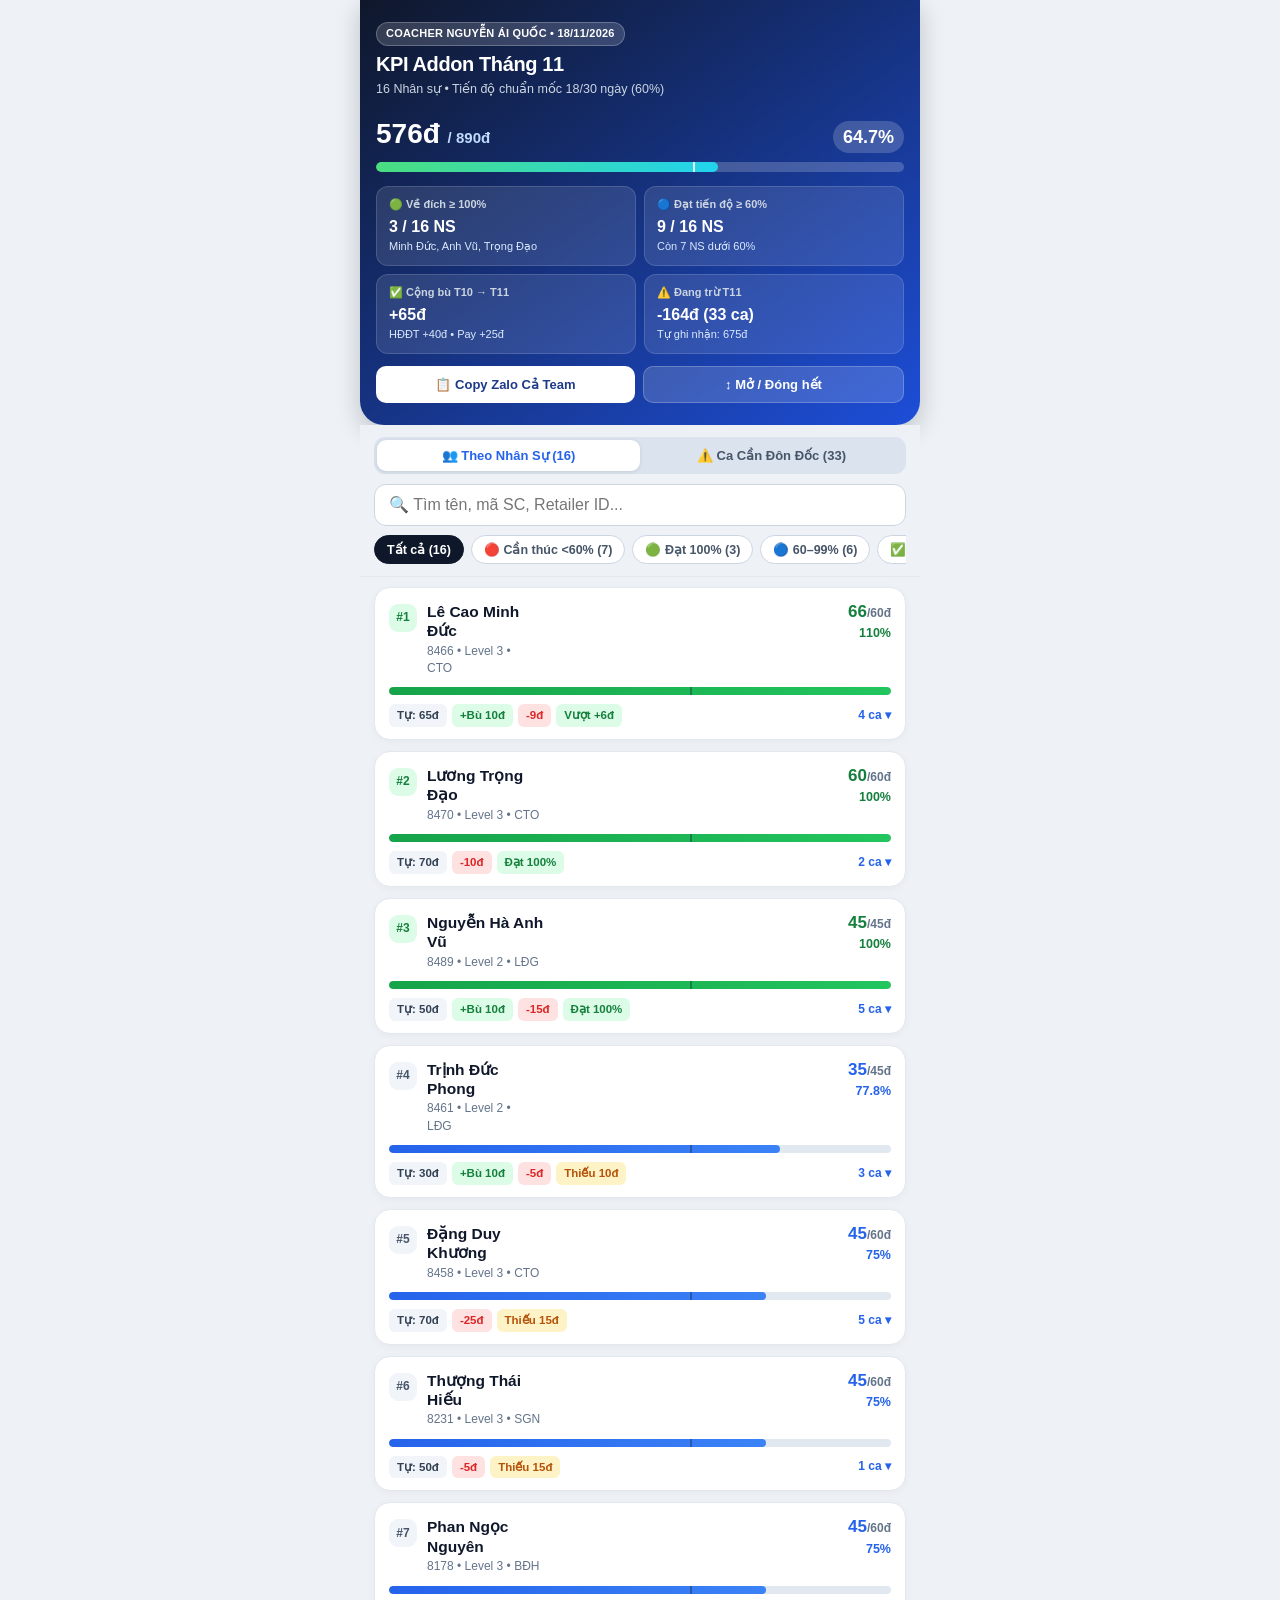
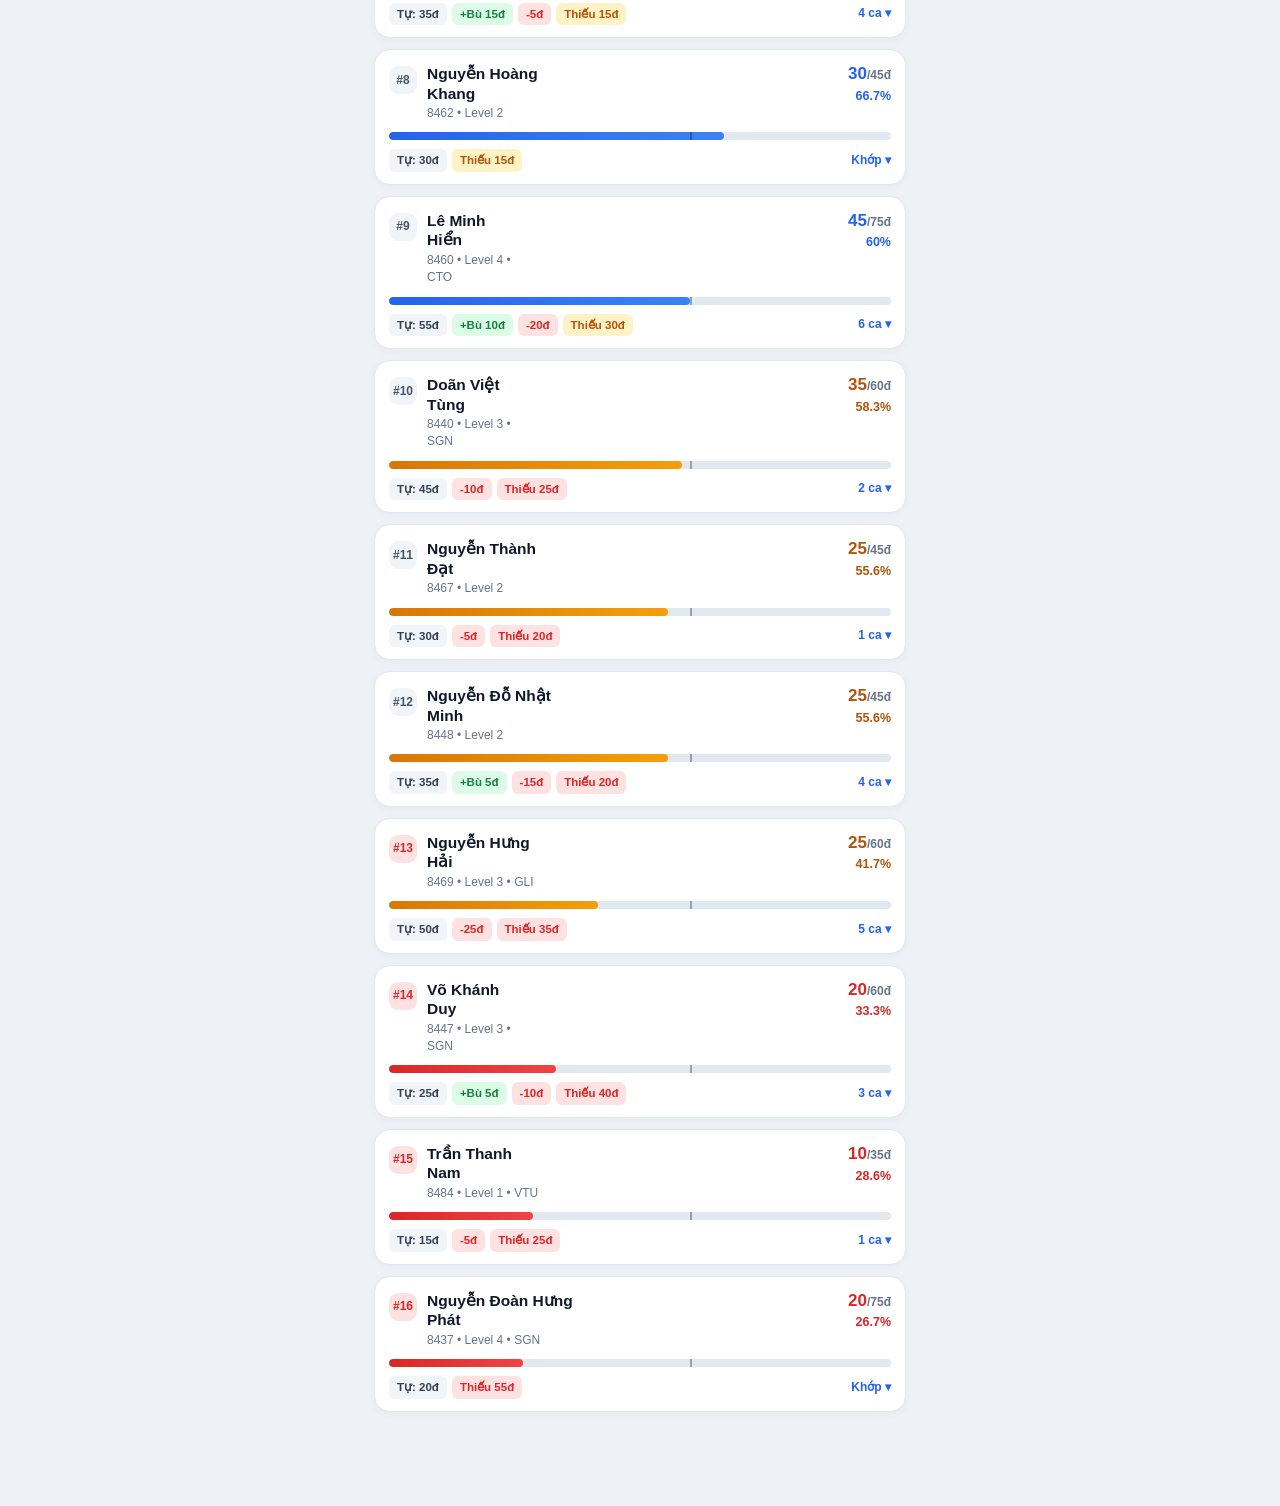
<file: addon.html>
<!DOCTYPE html>
<html lang="vi">
<head>
<meta charset="UTF-8">
<meta name="viewport" content="width=device-width, initial-scale=1.0, maximum-scale=1.0, user-scalable=no">
<meta name="theme-color" content="#0f172a">
<title>KPI Addon T11 (18/11) — Team Nguyễn Ái Quốc</title>
<style>
  :root {
    --bg: #eef2f6;
    --card: #ffffff;
    --soft: #f8fafc;
    --border: #e2e8f0;
    --text: #0f172a;
    --muted: #64748b;
    --blue: #2563eb;
    --blue-bg: #eff6ff;
    --green: #15803d;
    --green-bg: #dcfce7;
    --amber: #b45309;
    --amber-bg: #fef3c7;
    --red: #dc2626;
    --red-bg: #fee2e2;
    --radius: 16px;
  }
  * { box-sizing: border-box; margin: 0; padding: 0; -webkit-tap-highlight-color: transparent; }
  body {
    font-family: -apple-system, BlinkMacSystemFont, "SF Pro Text", "Segoe UI", Roboto, Arial, sans-serif;
    background: var(--bg);
    color: var(--text);
    line-height: 1.45;
    padding-bottom: 84px;
  }
  .app {
    max-width: 560px;
    margin: 0 auto;
    min-height: 100vh;
  }

  /* Hero Header */
  .hero {
    background: linear-gradient(145deg, #0f172a 0%, #1d4ed8 100%);
    color: #fff;
    padding: 20px 16px 22px;
    border-bottom-left-radius: 24px;
    border-bottom-right-radius: 24px;
    box-shadow: 0 8px 24px rgba(15, 23, 42, 0.22);
  }
  .hero-top {
    display: flex;
    justify-content: space-between;
    align-items: flex-start;
    gap: 10px;
  }
  .hero-badge {
    display: inline-block;
    background: rgba(255,255,255,0.16);
    border: 1px solid rgba(255,255,255,0.24);
    font-size: 11px;
    font-weight: 700;
    padding: 3px 9px;
    border-radius: 999px;
    letter-spacing: 0.02em;
    margin-bottom: 6px;
  }
  .hero h1 {
    font-size: 20px;
    font-weight: 800;
    letter-spacing: -0.02em;
    line-height: 1.25;
  }
  .hero-sub {
    font-size: 12.5px;
    color: #cbd5e1;
    margin-top: 3px;
  }
  .hero-score-row {
    display: flex;
    justify-content: space-between;
    align-items: baseline;
    margin-top: 16px;
    margin-bottom: 7px;
  }
  .hero-score-big {
    font-size: 28px;
    font-weight: 800;
    font-variant-numeric: tabular-nums;
  }
  .hero-score-big span { font-size: 15px; font-weight: 600; color: #bfdbfe; }
  .hero-pct {
    font-size: 18px;
    font-weight: 800;
    background: rgba(255,255,255,0.18);
    padding: 3px 10px;
    border-radius: 999px;
  }
  .hero-bar {
    height: 10px;
    background: rgba(255,255,255,0.2);
    border-radius: 999px;
    position: relative;
    overflow: hidden;
  }
  .hero-bar-fill {
    height: 100%;
    background: linear-gradient(90deg, #4ade80, #22d3ee);
    border-radius: 999px;
  }
  .hero-bar-mark {
    position: absolute;
    left: 60%;
    top: 0; bottom: 0;
    width: 2px;
    background: rgba(255,255,255,0.85);
  }
  .hero-stats {
    display: grid;
    grid-template-columns: repeat(2, 1fr);
    gap: 8px;
    margin-top: 14px;
  }
  .hero-stat {
    background: rgba(255,255,255,0.11);
    border: 1px solid rgba(255,255,255,0.14);
    border-radius: 12px;
    padding: 10px 12px;
  }
  .hero-stat-label { font-size: 11px; color: #cbd5e1; font-weight: 600; }
  .hero-stat-val { font-size: 16px; font-weight: 800; margin-top: 2px; font-variant-numeric: tabular-nums; }
  .hero-stat-sub { font-size: 11px; color: #dbeafe; margin-top: 1px; }

  .hero-actions {
    display: flex;
    gap: 8px;
    margin-top: 12px;
  }
  .hero-btn {
    flex: 1;
    border: none;
    border-radius: 10px;
    padding: 10px 12px;
    font-size: 13px;
    font-weight: 700;
    cursor: pointer;
    display: flex;
    align-items: center;
    justify-content: center;
    gap: 6px;
  }
  .hero-btn-white { background: #fff; color: #1e3a8a; }
  .hero-btn-glass { background: rgba(255,255,255,0.16); color: #fff; border: 1px solid rgba(255,255,255,0.22); }
  .hero-btn:active { transform: scale(0.98); }

  /* Sticky Controls */
  .sticky-bar {
    position: sticky;
    top: 0;
    z-index: 50;
    background: rgba(238, 242, 246, 0.94);
    backdrop-filter: blur(10px);
    -webkit-backdrop-filter: blur(10px);
    padding: 12px 14px 10px;
    border-bottom: 1px solid rgba(226, 232, 240, 0.8);
  }
  .seg-control {
    display: grid;
    grid-template-columns: 1fr 1fr;
    background: #dbe3ee;
    padding: 3px;
    border-radius: 11px;
    margin-bottom: 10px;
  }
  .seg-btn {
    border: none;
    background: transparent;
    padding: 8px 10px;
    border-radius: 9px;
    font-size: 13px;
    font-weight: 700;
    color: #475569;
    cursor: pointer;
  }
  .seg-btn.active {
    background: #fff;
    color: var(--blue);
    box-shadow: 0 1px 4px rgba(15,23,42,0.1);
  }
  .search-box {
    position: relative;
    margin-bottom: 9px;
  }
  .search-box input {
    width: 100%;
    padding: 11px 36px 11px 14px;
    border: 1px solid #cbd5e1;
    border-radius: 12px;
    font-size: 16px; /* prevents iOS zoom */
    background: #fff;
    color: var(--text);
    outline: none;
  }
  .search-box input:focus { border-color: var(--blue); box-shadow: 0 0 0 3px rgba(37,99,235,0.14); }
  .clear-btn {
    position: absolute;
    right: 10px;
    top: 50%;
    transform: translateY(-50%);
    border: none;
    background: #e2e8f0;
    color: #475569;
    width: 22px;
    height: 22px;
    border-radius: 999px;
    font-size: 12px;
    font-weight: 700;
    display: none;
    cursor: pointer;
  }
  .clear-btn.show { display: inline-flex; align-items: center; justify-content: center; }

  .chips-scroll {
    display: flex;
    gap: 7px;
    overflow-x: auto;
    padding-bottom: 2px;
    scrollbar-width: none;
  }
  .chips-scroll::-webkit-scrollbar { display: none; }
  .chip {
    flex: 0 0 auto;
    padding: 6px 12px;
    border-radius: 999px;
    border: 1px solid #cbd5e1;
    background: #fff;
    color: #475569;
    font-size: 12.5px;
    font-weight: 700;
    cursor: pointer;
  }
  .chip.active {
    background: var(--text);
    color: #fff;
    border-color: var(--text);
  }

  /* Staff Cards List */
  .list-wrap {
    padding: 10px 14px;
    display: flex;
    flex-direction: column;
    gap: 11px;
  }
  .staff-card {
    background: var(--card);
    border-radius: var(--radius);
    border: 1px solid var(--border);
    box-shadow: 0 2px 8px rgba(15,23,42,0.04);
    overflow: hidden;
    transition: border-color 0.15s;
  }
  .staff-card.open {
    border-color: #93c5fd;
    box-shadow: 0 4px 16px rgba(37,99,235,0.1);
  }
  .card-head {
    padding: 14px 14px 12px;
    cursor: pointer;
  }
  .card-row1 {
    display: flex;
    justify-content: space-between;
    align-items: flex-start;
    gap: 10px;
  }
  .card-left {
    display: flex;
    gap: 10px;
    align-items: flex-start;
    min-width: 0;
  }
  .rank {
    flex: 0 0 28px;
    height: 28px;
    border-radius: 9px;
    display: flex;
    align-items: center;
    justify-content: center;
    font-size: 12px;
    font-weight: 800;
    background: #f1f5f9;
    color: #475569;
    margin-top: 2px;
  }
  .rank-top { background: #dcfce7; color: #15803d; }
  .rank-low { background: #fee2e2; color: #dc2626; }
  .s-name {
    font-size: 15.5px;
    font-weight: 800;
    color: var(--text);
    line-height: 1.25;
  }
  .s-meta {
    font-size: 12px;
    color: var(--muted);
    margin-top: 2px;
  }
  .card-right {
    text-align: right;
    flex-shrink: 0;
  }
  .s-score {
    font-size: 17px;
    font-weight: 800;
    font-variant-numeric: tabular-nums;
    line-height: 1.2;
  }
  .s-score small { font-size: 12px; font-weight: 600; color: var(--muted); }
  .s-pct {
    font-size: 12.5px;
    font-weight: 800;
    margin-top: 2px;
  }

  .bar-track {
    height: 8px;
    background: #e2e8f0;
    border-radius: 999px;
    position: relative;
    overflow: hidden;
    margin: 10px 0 9px;
  }
  .bar-fill { height: 100%; border-radius: 999px; }
  .bar-mark {
    position: absolute;
    left: 60%;
    top: 0; bottom: 0;
    width: 2px;
    background: rgba(15,23,42,0.35);
  }
  .c-green { color: var(--green); }
  .c-blue { color: var(--blue); }
  .c-amber { color: var(--amber); }
  .c-red { color: var(--red); }
  .bg-green { background: linear-gradient(90deg, #16a34a, #22c55e); }
  .bg-blue { background: linear-gradient(90deg, #2563eb, #3b82f6); }
  .bg-amber { background: linear-gradient(90deg, #d97706, #f59e0b); }
  .bg-red { background: linear-gradient(90deg, #dc2626, #ef4444); }

  .mini-pills {
    display: flex;
    flex-wrap: wrap;
    gap: 6px;
    align-items: center;
    justify-content: space-between;
  }
  .pill-row { display: flex; flex-wrap: wrap; gap: 5px; }
  .mpill {
    font-size: 11.5px;
    font-weight: 700;
    padding: 3px 8px;
    border-radius: 6px;
    font-variant-numeric: tabular-nums;
  }
  .mp-slate { background: #f1f5f9; color: #334155; }
  .mp-green { background: var(--green-bg); color: var(--green); }
  .mp-red { background: var(--red-bg); color: var(--red); }
  .mp-amber { background: var(--amber-bg); color: var(--amber); }

  .expand-hint {
    font-size: 12px;
    font-weight: 700;
    color: var(--blue);
    display: inline-flex;
    align-items: center;
    gap: 3px;
  }

  /* Expanded Body */
  .card-body {
    display: none;
    background: #f8fafc;
    border-top: 1px solid var(--border);
    padding: 12px 14px 14px;
  }
  .staff-card.open .card-body { display: block; }

  .sec-title {
    font-size: 12px;
    font-weight: 800;
    text-transform: uppercase;
    letter-spacing: 0.03em;
    margin: 10px 0 7px;
    display: flex;
    justify-content: space-between;
    align-items: center;
  }
  .sec-title:first-child { margin-top: 0; }

  .case-card {
    background: #fff;
    border: 1px solid var(--border);
    border-radius: 11px;
    padding: 10px 11px;
    margin-bottom: 7px;
  }
  .case-card.is-bu { border-left: 4px solid #16a34a; }
  .case-card.is-rec { border-left: 4px solid #f59e0b; }
  .case-card.is-hard { border-left: 4px solid #dc2626; }
  .case-top {
    display: flex;
    justify-content: space-between;
    align-items: center;
    gap: 6px;
    margin-bottom: 4px;
  }
  .case-type { font-size: 12px; font-weight: 800; }
  .ret-btn {
    font-family: ui-monospace, SFMono-Regular, Menlo, Consolas, monospace;
    font-size: 12.5px;
    font-weight: 700;
    background: #eef2ff;
    color: #1e40af;
    border: 1px solid #c7d2fe;
    padding: 2px 8px;
    border-radius: 6px;
    cursor: pointer;
  }
  .ret-btn:active { background: #dbeafe; }
  .case-detail {
    font-size: 12.5px;
    color: #334155;
    line-height: 1.4;
  }
  .case-reason {
    font-size: 12px;
    color: #b91c1c;
    font-weight: 600;
    margin-top: 3px;
  }
  .case-reason.ok-note { color: #15803d; }

  .copy-person-btn {
    width: 100%;
    margin-top: 10px;
    padding: 11px;
    border: 1px solid #bfdbfe;
    background: #eff6ff;
    color: #1d4ed8;
    border-radius: 10px;
    font-size: 13.5px;
    font-weight: 700;
    cursor: pointer;
  }
  .copy-person-btn:active { background: #dbeafe; }

  .clean-ok {
    background: #f0fdf4;
    border: 1px solid #bbf7d0;
    color: #15803d;
    border-radius: 10px;
    padding: 10px 12px;
    font-size: 13px;
    font-weight: 600;
  }

  .hidden { display: none !important; }
  .empty {
    text-align: center;
    padding: 36px 16px;
    color: var(--muted);
    font-size: 14px;
  }

  /* Toast */
  .toast {
    position: fixed;
    left: 50%;
    bottom: 22px;
    transform: translate(-50%, 16px);
    background: #0f172a;
    color: #fff;
    padding: 10px 16px;
    border-radius: 999px;
    font-size: 13px;
    font-weight: 700;
    box-shadow: 0 10px 24px rgba(0,0,0,0.28);
    opacity: 0;
    pointer-events: none;
    transition: all 0.22s ease;
    z-index: 999;
    white-space: nowrap;
  }
  .toast.show { opacity: 1; transform: translate(-50%, 0); }
</style>
</head>
<body>
<div class="app">
  <div class="hero" id="heroSection"></div>

  <div class="sticky-bar">
    <div class="seg-control">
      <button class="seg-btn active" id="segStaff" onclick="switchView('staff')">👥 Theo Nhân Sự (16)</button>
      <button class="seg-btn" id="segCases" onclick="switchView('cases')">⚠️ Ca Cần Đôn Đốc (<span id="casesCountBadge">0</span>)</button>
    </div>
    <div class="search-box">
      <input type="text" id="qInput" placeholder="🔍 Tìm tên, mã SC, Retailer ID..." oninput="onSearch()">
      <button class="clear-btn" id="clearBtn" onclick="clearSearch()">✕</button>
    </div>
    <div class="chips-scroll" id="filterChips"></div>
  </div>

  <div class="list-wrap" id="mainList"></div>
</div>

<div class="toast" id="toast"></div>

<script>
const DATA = {"staff": [{"code": "8466", "full_name": "8466 - Lê Cao Minh Đức - Customer Success - CTO", "short_name": "Lê Cao Minh Đức", "region": "CTO", "level": "Level 3", "kpi": 60, "self_pts": 65, "bu_hd_pts": 0, "bu_pay_pts": 10, "bu_total": 10, "pay_tru": 5, "hd_tru": 0, "ks_tru": 4, "tru_total": 9, "chot": 66, "pct": 110.0, "diff": 6, "status": "ĐẠT (VƯỢT)", "bu_hd_list": [], "bu_pay_list": [{"ret": "501212418", "act": "109810931", "sc": "22/10/2026", "old_digi": "1 ngày", "new_digi": "14 ngày"}, {"ret": "500398777", "act": "110185893", "sc": "30/10/2026", "old_digi": "2 ngày", "new_digi": "19 ngày"}], "pay_khl_list": [{"ret": "200133606", "act": "110494616", "sc": "07/11/2026", "dk": "07/11/2026", "digi": 3, "reason": "Số ngày digi invoice trong 30D < 5 ngày (3 ngày)", "recoverable": true}], "hd_cx_list": [], "ks_list": [{"ticket": "TT9182767", "ret": "501091384", "status": "Bán hàng", "pts": "1đ", "tru": "-4đ", "reason": "Bán hàng (KH đang tìm hiểu: KH mới sử dụng tính năng; cần quen thao tác)", "recoverable": true}]}, {"code": "8470", "full_name": "8470 - Lương Trọng Đạo - Customer Success - CTO", "short_name": "Lương Trọng Đạo", "region": "CTO", "level": "Level 3", "kpi": 60, "self_pts": 70, "bu_hd_pts": 0, "bu_pay_pts": 0, "bu_total": 0, "pay_tru": 5, "hd_tru": 0, "ks_tru": 5, "tru_total": 10, "chot": 60, "pct": 100.0, "diff": 0, "status": "ĐẠT (100%)", "bu_hd_list": [], "bu_pay_list": [], "pay_khl_list": [{"ret": "501002450", "act": "110868440", "sc": "16/11/2026", "dk": "16/11/2026", "digi": 2, "reason": "Số ngày digi invoice trong 30D < 5 ngày (2 ngày)", "recoverable": true}], "hd_cx_list": [], "ks_list": [{"ticket": "TT9130252", "ret": "500449231", "status": "Thất bại", "pts": "0đ", "tru": "-5đ", "reason": "Thất bại (KH bận - lười dùng; việc cá nhân: KH bận - lười dùng; việc cá nhân)", "recoverable": false}]}, {"code": "8489", "full_name": "8489 - Nguyễn Hà Anh Vũ - Customer Success - LĐG", "short_name": "Nguyễn Hà Anh Vũ", "region": "LĐG", "level": "Level 2", "kpi": 45, "self_pts": 50, "bu_hd_pts": 5, "bu_pay_pts": 5, "bu_total": 10, "pay_tru": 15, "hd_tru": 0, "ks_tru": 0, "tru_total": 15, "chot": 45, "pct": 100.0, "diff": 0, "status": "ĐẠT (100%)", "bu_hd_list": [{"ret": "500912262", "act": "110094766", "sc": "30/10/2026", "ph": "03/11/2026", "diff": "4 ngày", "einv": 1152}], "bu_pay_list": [{"ret": "501226547", "act": "110017827", "sc": "27/10/2026", "old_digi": "1 ngày", "new_digi": "14 ngày"}], "pay_khl_list": [{"ret": "500367720", "act": "110411354", "sc": "05/11/2026", "dk": "05/11/2026", "digi": 0, "reason": "Số ngày digi invoice trong 30D < 5 ngày (0 ngày)", "recoverable": true}, {"ret": "501185846", "act": "110883596", "sc": "16/11/2026", "dk": "10/08/2026", "digi": 30, "reason": "Đã ĐK trước ngày hỗ trợ (10/08/2026)", "recoverable": false}, {"ret": "501235577", "act": "110909883", "sc": "17/11/2026", "dk": "17/11/2026", "digi": 1, "reason": "Số ngày digi invoice trong 30D < 5 ngày (1 ngày)", "recoverable": true}], "hd_cx_list": [], "ks_list": []}, {"code": "8461", "full_name": "8461 - Trịnh Đức Phong - Customer Success - LĐG", "short_name": "Trịnh Đức Phong", "region": "LĐG", "level": "Level 2", "kpi": 45, "self_pts": 30, "bu_hd_pts": 10, "bu_pay_pts": 0, "bu_total": 10, "pay_tru": 5, "hd_tru": 0, "ks_tru": 0, "tru_total": 5, "chot": 35, "pct": 77.8, "diff": -10, "status": "ĐANG THIẾU", "bu_hd_list": [{"ret": "200131297", "act": "110120784", "sc": "29/10/2026", "ph": "11/11/2026", "diff": "13 ngày", "einv": 1}, {"ret": "501231085", "act": "110213096", "sc": "31/10/2026", "ph": "01/11/2026", "diff": "1 ngày", "einv": 123}], "bu_pay_list": [], "pay_khl_list": [{"ret": "501230217", "act": "110604602", "sc": "10/11/2026", "dk": "10/11/2026", "digi": 0, "reason": "Số ngày digi invoice trong 30D < 5 ngày (0 ngày)", "recoverable": true}], "hd_cx_list": [], "ks_list": []}, {"code": "8458", "full_name": "8458 - Đặng Duy Khương - Customer Success - CTO", "short_name": "Đặng Duy Khương", "region": "CTO", "level": "Level 3", "kpi": 60, "self_pts": 70, "bu_hd_pts": 0, "bu_pay_pts": 0, "bu_total": 0, "pay_tru": 10, "hd_tru": 10, "ks_tru": 5, "tru_total": 25, "chot": 45, "pct": 75.0, "diff": -15, "status": "ĐANG THIẾU", "bu_hd_list": [], "bu_pay_list": [], "pay_khl_list": [{"ret": "501231679", "act": "110848686", "sc": "16/11/2026", "dk": "16/11/2026", "digi": 1, "reason": "Số ngày digi invoice trong 30D < 5 ngày (1 ngày)", "recoverable": true}, {"ret": "501228861", "act": "110907757", "sc": "17/11/2026", "dk": "17/11/2026", "digi": 0, "reason": "Số ngày digi invoice trong 30D < 5 ngày (0 ngày)", "recoverable": true}], "hd_cx_list": [{"ret": "501228561", "act": "110400871", "sc": "05/11/2026", "ph": "Chưa phát hành", "reason": "Chưa phát hành einvoice", "recoverable": true}, {"ret": "501179337", "act": "110907726", "sc": "17/11/2026", "ph": "Chưa phát hành", "reason": "Chưa phát hành einvoice", "recoverable": true}], "ks_list": [{"ticket": "TT9174325", "ret": "500951242", "status": "None", "pts": "0đ", "tru": "-5đ", "reason": "Không có trạng thái Kship (None)", "recoverable": true}]}, {"code": "8231", "full_name": "8231 - Thượng Thái Hiếu - Customer Success - SGN", "short_name": "Thượng Thái Hiếu", "region": "SGN", "level": "Level 3", "kpi": 60, "self_pts": 50, "bu_hd_pts": 0, "bu_pay_pts": 0, "bu_total": 0, "pay_tru": 5, "hd_tru": 0, "ks_tru": 0, "tru_total": 5, "chot": 45, "pct": 75.0, "diff": -15, "status": "ĐANG THIẾU", "bu_hd_list": [], "bu_pay_list": [], "pay_khl_list": [{"ret": "501199047", "act": "110496545", "sc": "09/11/2026", "dk": "09/11/2026", "digi": 3, "reason": "Số ngày digi invoice trong 30D < 5 ngày (3 ngày)", "recoverable": true}], "hd_cx_list": [], "ks_list": []}, {"code": "8178", "full_name": "8178 - Phan Ngọc Nguyên - Customer Success - BĐH", "short_name": "Phan Ngọc Nguyên", "region": "BĐH", "level": "Level 3", "kpi": 60, "self_pts": 35, "bu_hd_pts": 10, "bu_pay_pts": 5, "bu_total": 15, "pay_tru": 0, "hd_tru": 5, "ks_tru": 0, "tru_total": 5, "chot": 45, "pct": 75.0, "diff": -15, "status": "ĐANG THIẾU", "bu_hd_list": [{"ret": "501212313", "act": "109409919", "sc": "13/10/2026", "ph": "04/11/2026", "diff": "22 ngày", "einv": 10691}, {"ret": "501207077", "act": "109094612", "sc": "21/10/2026", "ph": "12/11/2026", "diff": "22 ngày", "einv": 82}], "bu_pay_list": [{"ret": "501003954", "act": "109840284", "sc": "22/10/2026", "old_digi": "3 ngày", "new_digi": "12 ngày"}], "pay_khl_list": [], "hd_cx_list": [{"ret": "500108128", "act": "110360321", "sc": "04/11/2026", "ph": "Chưa phát hành", "reason": "Chưa phát hành einvoice", "recoverable": true}], "ks_list": []}, {"code": "8462", "full_name": "8462 - Nguyễn Hoàng Khang - Customer Success", "short_name": "Nguyễn Hoàng Khang", "region": "", "level": "Level 2", "kpi": 45, "self_pts": 30, "bu_hd_pts": 0, "bu_pay_pts": 0, "bu_total": 0, "pay_tru": 0, "hd_tru": 0, "ks_tru": 0, "tru_total": 0, "chot": 30, "pct": 66.7, "diff": -15, "status": "ĐANG THIẾU", "bu_hd_list": [], "bu_pay_list": [], "pay_khl_list": [], "hd_cx_list": [], "ks_list": []}, {"code": "8460", "full_name": "8460 - Lê Minh Hiển - Customer Success - CTO", "short_name": "Lê Minh Hiển", "region": "CTO", "level": "Level 4", "kpi": 75, "self_pts": 55, "bu_hd_pts": 10, "bu_pay_pts": 0, "bu_total": 10, "pay_tru": 15, "hd_tru": 5, "ks_tru": 0, "tru_total": 20, "chot": 45, "pct": 60.0, "diff": -30, "status": "ĐANG THIẾU", "bu_hd_list": [{"ret": "501228871", "act": "110029803", "sc": "28/10/2026", "ph": "14/11/2026", "diff": "17 ngày", "einv": 3}, {"ret": "501212778", "act": "110066766", "sc": "28/10/2026", "ph": "02/11/2026", "diff": "5 ngày", "einv": 3}], "bu_pay_list": [], "pay_khl_list": [{"ret": "501041258", "act": "109949251", "sc": "03/11/2026", "dk": "03/11/2026", "digi": 2, "reason": "Số ngày digi invoice trong 30D < 5 ngày (2 ngày)", "recoverable": true}, {"ret": "501228871", "act": "110832682", "sc": "14/11/2026", "dk": "14/11/2026", "digi": 3, "reason": "Số ngày digi invoice trong 30D < 5 ngày (3 ngày)", "recoverable": true}, {"ret": "501221485", "act": "110835839", "sc": "14/11/2026", "dk": "14/11/2026", "digi": 3, "reason": "Số ngày digi invoice trong 30D < 5 ngày (3 ngày)", "recoverable": true}], "hd_cx_list": [{"ret": "501179060", "act": "110285043", "sc": "04/11/2026", "ph": "Chưa phát hành", "reason": "Chưa phát hành einvoice", "recoverable": true}], "ks_list": []}, {"code": "8440", "full_name": "8440 - Doãn Việt Tùng - Customer Success - SGN", "short_name": "Doãn Việt Tùng", "region": "SGN", "level": "Level 3", "kpi": 60, "self_pts": 45, "bu_hd_pts": 0, "bu_pay_pts": 0, "bu_total": 0, "pay_tru": 10, "hd_tru": 0, "ks_tru": 0, "tru_total": 10, "chot": 35, "pct": 58.3, "diff": -25, "status": "ĐANG THIẾU", "bu_hd_list": [], "bu_pay_list": [], "pay_khl_list": [{"ret": "501238328", "act": "110827824", "sc": "14/11/2026", "dk": "13/11/2026", "digi": 5, "reason": "Đã ĐK trước ngày hỗ trợ (13/11/2026)", "recoverable": false}, {"ret": "500475750", "act": "110873956", "sc": "16/11/2026", "dk": "16/11/2026", "digi": 1, "reason": "Số ngày digi invoice trong 30D < 5 ngày (1 ngày)", "recoverable": true}], "hd_cx_list": [], "ks_list": []}, {"code": "8467", "full_name": "8467 - Nguyễn Thành Đạt - Customer Success", "short_name": "Nguyễn Thành Đạt", "region": "", "level": "Level 2", "kpi": 45, "self_pts": 30, "bu_hd_pts": 0, "bu_pay_pts": 0, "bu_total": 0, "pay_tru": 0, "hd_tru": 5, "ks_tru": 0, "tru_total": 5, "chot": 25, "pct": 55.6, "diff": -20, "status": "ĐANG THIẾU", "bu_hd_list": [], "bu_pay_list": [], "pay_khl_list": [], "hd_cx_list": [{"ret": "500916107", "act": "110776211", "sc": "13/11/2026", "ph": "Chưa phát hành", "reason": "Chưa phát hành einvoice", "recoverable": true}], "ks_list": []}, {"code": "8448", "full_name": "8448 - Nguyễn Đỗ Nhật Minh - Customer Success", "short_name": "Nguyễn Đỗ Nhật Minh", "region": "", "level": "Level 2", "kpi": 45, "self_pts": 35, "bu_hd_pts": 0, "bu_pay_pts": 5, "bu_total": 5, "pay_tru": 5, "hd_tru": 0, "ks_tru": 10, "tru_total": 15, "chot": 25, "pct": 55.6, "diff": -20, "status": "ĐANG THIẾU", "bu_hd_list": [], "bu_pay_list": [{"ret": "501223754", "act": "110047622", "sc": "29/10/2026", "old_digi": "3 ngày", "new_digi": "20 ngày"}], "pay_khl_list": [{"ret": "200133793", "act": "110789134", "sc": "13/11/2026", "dk": "13/11/2026", "digi": 0, "reason": "Số ngày digi invoice trong 30D < 5 ngày (0 ngày)", "recoverable": true}], "hd_cx_list": [], "ks_list": [{"ticket": "TT9167370", "ret": "501177786", "status": "None", "pts": "0đ", "tru": "-5đ", "reason": "Không có trạng thái Kship (None)", "recoverable": true}, {"ticket": "TT9170000", "ret": "500939267", "status": "None", "pts": "0đ", "tru": "-5đ", "reason": "Không có trạng thái Kship (None)", "recoverable": true}]}, {"code": "8469", "full_name": "8469 - Nguyễn Hưng Hải - Customer Success - GLI", "short_name": "Nguyễn Hưng Hải", "region": "GLI", "level": "Level 3", "kpi": 60, "self_pts": 50, "bu_hd_pts": 0, "bu_pay_pts": 0, "bu_total": 0, "pay_tru": 5, "hd_tru": 20, "ks_tru": 0, "tru_total": 25, "chot": 25, "pct": 41.7, "diff": -35, "status": "ĐANG THIẾU", "bu_hd_list": [], "bu_pay_list": [], "pay_khl_list": [{"ret": "501214663", "act": "110782269", "sc": "13/11/2026", "dk": "13/11/2026", "digi": 3, "reason": "Số ngày digi invoice trong 30D < 5 ngày (3 ngày)", "recoverable": true}], "hd_cx_list": [{"ret": "501100126", "act": "110666255", "sc": "12/11/2026", "ph": "Chưa phát hành", "reason": "Chưa phát hành einvoice", "recoverable": true}, {"ret": "501235934", "act": "110599977", "sc": "10/11/2026", "ph": "Chưa phát hành", "reason": "Chưa phát hành einvoice", "recoverable": true}, {"ret": "501228490", "act": "110662382", "sc": "11/11/2026", "ph": "Chưa phát hành", "reason": "Chưa phát hành einvoice", "recoverable": true}, {"ret": "500993317", "act": "110930305", "sc": "17/11/2026", "ph": "Chưa phát hành", "reason": "Chưa phát hành einvoice", "recoverable": true}], "ks_list": []}, {"code": "8447", "full_name": "8447 - Võ Khánh Duy - Customer Success - SGN", "short_name": "Võ Khánh Duy", "region": "SGN", "level": "Level 3", "kpi": 60, "self_pts": 25, "bu_hd_pts": 5, "bu_pay_pts": 0, "bu_total": 5, "pay_tru": 5, "hd_tru": 5, "ks_tru": 0, "tru_total": 10, "chot": 20, "pct": 33.3, "diff": -40, "status": "ĐANG THIẾU", "bu_hd_list": [{"ret": "500958929", "act": "109964868", "sc": "28/10/2026", "ph": "05/11/2026", "diff": "8 ngày", "einv": 21}], "bu_pay_list": [], "pay_khl_list": [{"ret": "501238082", "act": "110819563", "sc": "14/11/2026", "dk": "14/11/2026", "digi": 2, "reason": "Số ngày digi invoice trong 30D < 5 ngày (2 ngày)", "recoverable": true}], "hd_cx_list": [{"ret": "1426732", "act": "110268150", "sc": "02/11/2026", "ph": "15/10/2026", "reason": "Đã phát hành trước ngày SC hỗ trợ (diff=-18 ngày)", "recoverable": false}], "ks_list": []}, {"code": "8484", "full_name": "8484 - Trần Thanh Nam - Customer Success - VTU", "short_name": "Trần Thanh Nam", "region": "VTU", "level": "Level 1", "kpi": 35, "self_pts": 15, "bu_hd_pts": 0, "bu_pay_pts": 0, "bu_total": 0, "pay_tru": 0, "hd_tru": 5, "ks_tru": 0, "tru_total": 5, "chot": 10, "pct": 28.6, "diff": -25, "status": "ĐANG THIẾU", "bu_hd_list": [], "bu_pay_list": [], "pay_khl_list": [], "hd_cx_list": [{"ret": "500323946", "act": "110655136", "sc": "11/11/2026", "ph": "Chưa phát hành", "reason": "Chưa phát hành einvoice", "recoverable": true}], "ks_list": []}, {"code": "8437", "full_name": "8437 - Nguyễn Đoàn Hưng Phát - Customer Success - SGN", "short_name": "Nguyễn Đoàn Hưng Phát", "region": "SGN", "level": "Level 4", "kpi": 75, "self_pts": 20, "bu_hd_pts": 0, "bu_pay_pts": 0, "bu_total": 0, "pay_tru": 0, "hd_tru": 0, "ks_tru": 0, "tru_total": 0, "chot": 20, "pct": 26.7, "diff": -55, "status": "ĐANG THIẾU", "bu_hd_list": [], "bu_pay_list": [], "pay_khl_list": [], "hd_cx_list": [], "ks_list": []}], "zalo_all": "================================================================================\nBÁO CÁO ĐỐI SOÁT KPI ADDON THÁNG 11 (ĐẾN 18/11) - TEAM COACHER: NGUYỄN ÁI QUỐC\n================================================================================\n📊 Tổng số: 16 NS | Đạt ≥100%: 3 NS (18.8%) | Đạt tiến độ ≥60%: 9/16 NS\n🎯 Tổng điểm thực tính: 576/890đ (64.7%)\n\n1. 8466 - Lê Cao Minh Đức - Customer Success - CTO (Level 3)\n   • KPI Addon: 60đ | Tự ghi nhận: 65đ\n   👉 ĐIỂM THỰC TÍNH (18/11): 66/60đ (110.0%) -> ĐẠT (VƯỢT)\n   ✅ CỘNG BÙ PAYMENT T10 SANG T11 (+10đ / 2 ca):\n      + Retailer ID: 501212418 (Act: 109810931) | SC: 22/10/2026 | Digi 31/10: 1 -> 18/11: 14 ngày (Đủ ≥5 ngày trong 30D)\n      + Retailer ID: 500398777 (Act: 110185893) | SC: 30/10/2026 | Digi 31/10: 2 -> 18/11: 19 ngày (Đủ ≥5 ngày trong 30D)\n   ❌ CÁC CA CHƯA ĐƯỢC GHI NHẬN / ĐANG BỊ TRỪ:\n      [Payment T11 chưa đạt / KHL: -5đ / 1 ca]\n        - Retailer ID: 200133606 (Act: 110494616) | SC: 07/11/2026 | ĐK: 07/11/2026 | Digi: 3 ngày | Lý do: Số ngày digi invoice trong 30D < 5 ngày (3 ngày)\n      [Kship T11 điều chỉnh: -4đ / 1 ca]\n        - Ticket: TT9182767 (Retailer: 501091384) | Trạng thái: Bán hàng | Tính: 1đ | Trừ: -4đ | Lý do: Bán hàng (KH đang tìm hiểu: KH mới sử dụng tính năng; cần quen thao tác)\n\n2. 8489 - Nguyễn Hà Anh Vũ - Customer Success - LĐG (Level 2)\n   • KPI Addon: 45đ | Tự ghi nhận: 50đ\n   👉 ĐIỂM THỰC TÍNH (18/11): 45/45đ (100.0%) -> ĐẠT (100%)\n   ✅ CỘNG BÙ HĐĐT T10 SANG T11 (+5đ / 1 ca):\n      + Retailer ID: 500912262 (Act: 110094766) | SC: 30/10/2026 -> Phát hành: 03/11/2026 (4 ngày, 1152 HĐ)\n   ✅ CỘNG BÙ PAYMENT T10 SANG T11 (+5đ / 1 ca):\n      + Retailer ID: 501226547 (Act: 110017827) | SC: 27/10/2026 | Digi 31/10: 1 -> 18/11: 14 ngày (Đủ ≥5 ngày trong 30D)\n   ❌ CÁC CA CHƯA ĐƯỢC GHI NHẬN / ĐANG BỊ TRỪ:\n      [Payment T11 chưa đạt / KHL: -15đ / 3 ca]\n        - Retailer ID: 500367720 (Act: 110411354) | SC: 05/11/2026 | ĐK: 05/11/2026 | Digi: 0 ngày | Lý do: Số ngày digi invoice trong 30D < 5 ngày (0 ngày)\n        - Retailer ID: 501185846 (Act: 110883596) | SC: 16/11/2026 | ĐK: 10/08/2026 | Digi: 30 ngày | Lý do: Đã ĐK trước ngày hỗ trợ (10/08/2026)\n        - Retailer ID: 501235577 (Act: 110909883) | SC: 17/11/2026 | ĐK: 17/11/2026 | Digi: 1 ngày | Lý do: Số ngày digi invoice trong 30D < 5 ngày (1 ngày)\n\n3. 8470 - Lương Trọng Đạo - Customer Success - CTO (Level 3)\n   • KPI Addon: 60đ | Tự ghi nhận: 70đ\n   👉 ĐIỂM THỰC TÍNH (18/11): 60/60đ (100.0%) -> ĐẠT (100%)\n   ❌ CÁC CA CHƯA ĐƯỢC GHI NHẬN / ĐANG BỊ TRỪ:\n      [Payment T11 chưa đạt / KHL: -5đ / 1 ca]\n        - Retailer ID: 501002450 (Act: 110868440) | SC: 16/11/2026 | ĐK: 16/11/2026 | Digi: 2 ngày | Lý do: Số ngày digi invoice trong 30D < 5 ngày (2 ngày)\n      [Kship T11 điều chỉnh: -5đ / 1 ca]\n        - Ticket: TT9130252 (Retailer: 500449231) | Trạng thái: Thất bại | Tính: 0đ | Trừ: -5đ | Lý do: Thất bại (KH bận - lười dùng; việc cá nhân: KH bận - lười dùng; việc cá nhân)\n\n4. 8461 - Trịnh Đức Phong - Customer Success - LĐG (Level 2)\n   • KPI Addon: 45đ | Tự ghi nhận: 30đ\n   👉 ĐIỂM THỰC TÍNH (18/11): 35/45đ (77.8%) -> CÒN THIẾU 10đ\n   ✅ CỘNG BÙ HĐĐT T10 SANG T11 (+10đ / 2 ca):\n      + Retailer ID: 200131297 (Act: 110120784) | SC: 29/10/2026 -> Phát hành: 11/11/2026 (13 ngày, 1 HĐ)\n      + Retailer ID: 501231085 (Act: 110213096) | SC: 31/10/2026 -> Phát hành: 01/11/2026 (1 ngày, 123 HĐ)\n   ❌ CÁC CA CHƯA ĐƯỢC GHI NHẬN / ĐANG BỊ TRỪ:\n      [Payment T11 chưa đạt / KHL: -5đ / 1 ca]\n        - Retailer ID: 501230217 (Act: 110604602) | SC: 10/11/2026 | ĐK: 10/11/2026 | Digi: 0 ngày | Lý do: Số ngày digi invoice trong 30D < 5 ngày (0 ngày)\n\n5. 8458 - Đặng Duy Khương - Customer Success - CTO (Level 3)\n   • KPI Addon: 60đ | Tự ghi nhận: 70đ\n   👉 ĐIỂM THỰC TÍNH (18/11): 45/60đ (75.0%) -> CÒN THIẾU 15đ\n   ❌ CÁC CA CHƯA ĐƯỢC GHI NHẬN / ĐANG BỊ TRỪ:\n      [Payment T11 chưa đạt / KHL: -10đ / 2 ca]\n        - Retailer ID: 501231679 (Act: 110848686) | SC: 16/11/2026 | ĐK: 16/11/2026 | Digi: 1 ngày | Lý do: Số ngày digi invoice trong 30D < 5 ngày (1 ngày)\n        - Retailer ID: 501228861 (Act: 110907757) | SC: 17/11/2026 | ĐK: 17/11/2026 | Digi: 0 ngày | Lý do: Số ngày digi invoice trong 30D < 5 ngày (0 ngày)\n      [HĐĐT check-in T11 chưa phát hành / KHL: -10đ / 2 ca]\n        - Retailer ID: 501228561 (Act: 110400871) | SC: 05/11/2026 | Lý do: Chưa phát hành einvoice\n        - Retailer ID: 501179337 (Act: 110907726) | SC: 17/11/2026 | Lý do: Chưa phát hành einvoice\n      [Kship T11 điều chỉnh: -5đ / 1 ca]\n        - Ticket: TT9174325 (Retailer: 500951242) | Trạng thái: None | Tính: 0đ | Trừ: -5đ | Lý do: Không có trạng thái Kship (None)\n\n6. 8231 - Thượng Thái Hiếu - Customer Success - SGN (Level 3)\n   • KPI Addon: 60đ | Tự ghi nhận: 50đ\n   👉 ĐIỂM THỰC TÍNH (18/11): 45/60đ (75.0%) -> CÒN THIẾU 15đ\n   ❌ CÁC CA CHƯA ĐƯỢC GHI NHẬN / ĐANG BỊ TRỪ:\n      [Payment T11 chưa đạt / KHL: -5đ / 1 ca]\n        - Retailer ID: 501199047 (Act: 110496545) | SC: 09/11/2026 | ĐK: 09/11/2026 | Digi: 3 ngày | Lý do: Số ngày digi invoice trong 30D < 5 ngày (3 ngày)\n\n7. 8178 - Phan Ngọc Nguyên - Customer Success - BĐH (Level 3)\n   • KPI Addon: 60đ | Tự ghi nhận: 35đ\n   👉 ĐIỂM THỰC TÍNH (18/11): 45/60đ (75.0%) -> CÒN THIẾU 15đ\n   ✅ CỘNG BÙ HĐĐT T10 SANG T11 (+10đ / 2 ca):\n      + Retailer ID: 501212313 (Act: 109409919) | SC: 13/10/2026 -> Phát hành: 04/11/2026 (22 ngày, 10691 HĐ)\n      + Retailer ID: 501207077 (Act: 109094612) | SC: 21/10/2026 -> Phát hành: 12/11/2026 (22 ngày, 82 HĐ)\n   ✅ CỘNG BÙ PAYMENT T10 SANG T11 (+5đ / 1 ca):\n      + Retailer ID: 501003954 (Act: 109840284) | SC: 22/10/2026 | Digi 31/10: 3 -> 18/11: 12 ngày (Đủ ≥5 ngày trong 30D)\n   ❌ CÁC CA CHƯA ĐƯỢC GHI NHẬN / ĐANG BỊ TRỪ:\n      [HĐĐT check-in T11 chưa phát hành / KHL: -5đ / 1 ca]\n        - Retailer ID: 500108128 (Act: 110360321) | SC: 04/11/2026 | Lý do: Chưa phát hành einvoice\n\n8. 8462 - Nguyễn Hoàng Khang - Customer Success (Level 2)\n   • KPI Addon: 45đ | Tự ghi nhận: 30đ\n   👉 ĐIỂM THỰC TÍNH (18/11): 30/45đ (66.7%) -> CÒN THIẾU 15đ\n   ✨ Khớp 100% dữ liệu T11, chưa có ca nào bị trừ.\n\n9. 8460 - Lê Minh Hiển - Customer Success - CTO (Level 4)\n   • KPI Addon: 75đ | Tự ghi nhận: 55đ\n   👉 ĐIỂM THỰC TÍNH (18/11): 45/75đ (60.0%) -> CÒN THIẾU 30đ\n   ✅ CỘNG BÙ HĐĐT T10 SANG T11 (+10đ / 2 ca):\n      + Retailer ID: 501228871 (Act: 110029803) | SC: 28/10/2026 -> Phát hành: 14/11/2026 (17 ngày, 3 HĐ)\n      + Retailer ID: 501212778 (Act: 110066766) | SC: 28/10/2026 -> Phát hành: 02/11/2026 (5 ngày, 3 HĐ)\n   ❌ CÁC CA CHƯA ĐƯỢC GHI NHẬN / ĐANG BỊ TRỪ:\n      [Payment T11 chưa đạt / KHL: -15đ / 3 ca]\n        - Retailer ID: 501041258 (Act: 109949251) | SC: 03/11/2026 | ĐK: 03/11/2026 | Digi: 2 ngày | Lý do: Số ngày digi invoice trong 30D < 5 ngày (2 ngày)\n        - Retailer ID: 501228871 (Act: 110832682) | SC: 14/11/2026 | ĐK: 14/11/2026 | Digi: 3 ngày | Lý do: Số ngày digi invoice trong 30D < 5 ngày (3 ngày)\n        - Retailer ID: 501221485 (Act: 110835839) | SC: 14/11/2026 | ĐK: 14/11/2026 | Digi: 3 ngày | Lý do: Số ngày digi invoice trong 30D < 5 ngày (3 ngày)\n      [HĐĐT check-in T11 chưa phát hành / KHL: -5đ / 1 ca]\n        - Retailer ID: 501179060 (Act: 110285043) | SC: 04/11/2026 | Lý do: Chưa phát hành einvoice\n\n10. 8440 - Doãn Việt Tùng - Customer Success - SGN (Level 3)\n   • KPI Addon: 60đ | Tự ghi nhận: 45đ\n   👉 ĐIỂM THỰC TÍNH (18/11): 35/60đ (58.3%) -> CÒN THIẾU 25đ\n   ❌ CÁC CA CHƯA ĐƯỢC GHI NHẬN / ĐANG BỊ TRỪ:\n      [Payment T11 chưa đạt / KHL: -10đ / 2 ca]\n        - Retailer ID: 501238328 (Act: 110827824) | SC: 14/11/2026 | ĐK: 13/11/2026 | Digi: 5 ngày | Lý do: Đã ĐK trước ngày hỗ trợ (13/11/2026)\n        - Retailer ID: 500475750 (Act: 110873956) | SC: 16/11/2026 | ĐK: 16/11/2026 | Digi: 1 ngày | Lý do: Số ngày digi invoice trong 30D < 5 ngày (1 ngày)\n\n11. 8467 - Nguyễn Thành Đạt - Customer Success (Level 2)\n   • KPI Addon: 45đ | Tự ghi nhận: 30đ\n   👉 ĐIỂM THỰC TÍNH (18/11): 25/45đ (55.6%) -> CÒN THIẾU 20đ\n   ❌ CÁC CA CHƯA ĐƯỢC GHI NHẬN / ĐANG BỊ TRỪ:\n      [HĐĐT check-in T11 chưa phát hành / KHL: -5đ / 1 ca]\n        - Retailer ID: 500916107 (Act: 110776211) | SC: 13/11/2026 | Lý do: Chưa phát hành einvoice\n\n12. 8448 - Nguyễn Đỗ Nhật Minh - Customer Success (Level 2)\n   • KPI Addon: 45đ | Tự ghi nhận: 35đ\n   👉 ĐIỂM THỰC TÍNH (18/11): 25/45đ (55.6%) -> CÒN THIẾU 20đ\n   ✅ CỘNG BÙ PAYMENT T10 SANG T11 (+5đ / 1 ca):\n      + Retailer ID: 501223754 (Act: 110047622) | SC: 29/10/2026 | Digi 31/10: 3 -> 18/11: 20 ngày (Đủ ≥5 ngày trong 30D)\n   ❌ CÁC CA CHƯA ĐƯỢC GHI NHẬN / ĐANG BỊ TRỪ:\n      [Payment T11 chưa đạt / KHL: -5đ / 1 ca]\n        - Retailer ID: 200133793 (Act: 110789134) | SC: 13/11/2026 | ĐK: 13/11/2026 | Digi: 0 ngày | Lý do: Số ngày digi invoice trong 30D < 5 ngày (0 ngày)\n      [Kship T11 điều chỉnh: -10đ / 2 ca]\n        - Ticket: TT9167370 (Retailer: 501177786) | Trạng thái: None | Tính: 0đ | Trừ: -5đ | Lý do: Không có trạng thái Kship (None)\n        - Ticket: TT9170000 (Retailer: 500939267) | Trạng thái: None | Tính: 0đ | Trừ: -5đ | Lý do: Không có trạng thái Kship (None)\n\n13. 8469 - Nguyễn Hưng Hải - Customer Success - GLI (Level 3)\n   • KPI Addon: 60đ | Tự ghi nhận: 50đ\n   👉 ĐIỂM THỰC TÍNH (18/11): 25/60đ (41.7%) -> CÒN THIẾU 35đ\n   ❌ CÁC CA CHƯA ĐƯỢC GHI NHẬN / ĐANG BỊ TRỪ:\n      [Payment T11 chưa đạt / KHL: -5đ / 1 ca]\n        - Retailer ID: 501214663 (Act: 110782269) | SC: 13/11/2026 | ĐK: 13/11/2026 | Digi: 3 ngày | Lý do: Số ngày digi invoice trong 30D < 5 ngày (3 ngày)\n      [HĐĐT check-in T11 chưa phát hành / KHL: -20đ / 4 ca]\n        - Retailer ID: 501100126 (Act: 110666255) | SC: 12/11/2026 | Lý do: Chưa phát hành einvoice\n        - Retailer ID: 501235934 (Act: 110599977) | SC: 10/11/2026 | Lý do: Chưa phát hành einvoice\n        - Retailer ID: 501228490 (Act: 110662382) | SC: 11/11/2026 | Lý do: Chưa phát hành einvoice\n        - Retailer ID: 500993317 (Act: 110930305) | SC: 17/11/2026 | Lý do: Chưa phát hành einvoice\n\n14. 8447 - Võ Khánh Duy - Customer Success - SGN (Level 3)\n   • KPI Addon: 60đ | Tự ghi nhận: 25đ\n   👉 ĐIỂM THỰC TÍNH (18/11): 20/60đ (33.3%) -> CÒN THIẾU 40đ\n   ✅ CỘNG BÙ HĐĐT T10 SANG T11 (+5đ / 1 ca):\n      + Retailer ID: 500958929 (Act: 109964868) | SC: 28/10/2026 -> Phát hành: 05/11/2026 (8 ngày, 21 HĐ)\n   ❌ CÁC CA CHƯA ĐƯỢC GHI NHẬN / ĐANG BỊ TRỪ:\n      [Payment T11 chưa đạt / KHL: -5đ / 1 ca]\n        - Retailer ID: 501238082 (Act: 110819563) | SC: 14/11/2026 | ĐK: 14/11/2026 | Digi: 2 ngày | Lý do: Số ngày digi invoice trong 30D < 5 ngày (2 ngày)\n      [HĐĐT check-in T11 chưa phát hành / KHL: -5đ / 1 ca]\n        - Retailer ID: 1426732 (Act: 110268150) | SC: 02/11/2026 | Lý do: Đã phát hành trước ngày SC hỗ trợ (diff=-18 ngày)\n\n15. 8484 - Trần Thanh Nam - Customer Success - VTU (Level 1)\n   • KPI Addon: 35đ | Tự ghi nhận: 15đ\n   👉 ĐIỂM THỰC TÍNH (18/11): 10/35đ (28.6%) -> CÒN THIẾU 25đ\n   ❌ CÁC CA CHƯA ĐƯỢC GHI NHẬN / ĐANG BỊ TRỪ:\n      [HĐĐT check-in T11 chưa phát hành / KHL: -5đ / 1 ca]\n        - Retailer ID: 500323946 (Act: 110655136) | SC: 11/11/2026 | Lý do: Chưa phát hành einvoice\n\n16. 8437 - Nguyễn Đoàn Hưng Phát - Customer Success - SGN (Level 4)\n   • KPI Addon: 75đ | Tự ghi nhận: 20đ\n   👉 ĐIỂM THỰC TÍNH (18/11): 20/75đ (26.7%) -> CÒN THIẾU 55đ\n   ✨ Khớp 100% dữ liệu T11, chưa có ca nào bị trừ.\n"};

let viewMode = 'staff'; // 'staff' | 'cases'
let staffFilter = 'ALL';
let caseFilter = 'ALL';
let openCodes = new Set();
let allOpen = false;

function showToast(msg) {
  const t = document.getElementById('toast');
  t.textContent = msg;
  t.classList.add('show');
  clearTimeout(window._toastTimer);
  window._toastTimer = setTimeout(() => t.classList.remove('show'), 2200);
}

function copyText(text, label) {
  if (navigator.clipboard && navigator.clipboard.writeText) {
    navigator.clipboard.writeText(text).then(() => showToast('✅ Đã copy ' + label)).catch(() => fallbackCopy(text, label));
  } else {
    fallbackCopy(text, label);
  }
}

function fallbackCopy(text, label) {
  const ta = document.createElement('textarea');
  ta.value = text;
  ta.style.position = 'fixed';
  ta.style.opacity = '0';
  document.body.appendChild(ta);
  ta.focus();
  ta.select();
  try { document.execCommand('copy'); showToast('✅ Đã copy ' + label); } catch(e) { showToast('❌ Không thể copy'); }
  document.body.removeChild(ta);
}

function copyRet(val, e) {
  if (e) e.stopPropagation();
  copyText(val, 'mã ' + val);
}

function buildPersonZalo(s) {
  const stLabel = s.diff >= 0 ? s.status : `CÒN THIẾU ${Math.abs(s.diff)}đ`;
  let lines = [
    `📌 ${s.full_name} (${s.level})`,
    `• KPI Addon: ${s.kpi}đ | Tự ghi nhận: ${s.self_pts}đ`,
    `👉 ĐIỂM THỰC TÍNH (18/11): ${s.chot}/${s.kpi}đ (${s.pct}%) -> ${stLabel}`
  ];
  if (s.bu_hd_list.length) {
    lines.push(`✅ CỘNG BÙ HĐĐT T10 SANG T11 (+${s.bu_hd_pts}đ / ${s.bu_hd_list.length} ca):`);
    s.bu_hd_list.forEach(b => lines.push(`  + Retailer ${b.ret} (Act: ${b.act}) | SC: ${b.sc} -> PH: ${b.ph} (${b.diff}, ${b.einv} HĐ)`));
  }
  if (s.bu_pay_list.length) {
    lines.push(`✅ CỘNG BÙ PAYMENT T10 SANG T11 (+${s.bu_pay_pts}đ / ${s.bu_pay_list.length} ca):`);
    s.bu_pay_list.forEach(p => lines.push(`  + Retailer ${p.ret} (Act: ${p.act}) | SC: ${p.sc} | Digi: ${p.old_digi} -> ${p.new_digi}`));
  }
  if (s.pay_khl_list.length || s.hd_cx_list.length || s.ks_list.length) {
    lines.push(`❌ CÁC CA CHƯA GHI NHẬN / ĐANG BỊ TRỪ:`);
    if (s.pay_khl_list.length) {
      lines.push(`  [Payment T11: -${s.pay_tru}đ / ${s.pay_khl_list.length} ca]`);
      s.pay_khl_list.forEach(p => lines.push(`   - Retailer ${p.ret} (SC: ${p.sc}, ĐK: ${p.dk}, Digi: ${p.digi} ngày) -> ${p.reason}`));
    }
    if (s.hd_cx_list.length) {
      lines.push(`  [HĐĐT T11: -${s.hd_tru}đ / ${s.hd_cx_list.length} ca]`);
      s.hd_cx_list.forEach(h => lines.push(`   - Retailer ${h.ret} (SC: ${h.sc}) -> ${h.reason}`));
    }
    if (s.ks_list.length) {
      lines.push(`  [Kship T11: -${s.ks_tru}đ / ${s.ks_list.length} ca]`);
      s.ks_list.forEach(k => lines.push(`   - Ticket ${k.ticket} (Ret: ${k.ret}) | ${k.status} | Trừ ${k.tru} -> ${k.reason}`));
    }
  } else {
    lines.push(`✨ Khớp 100% dữ liệu T11, không có ca bị trừ.`);
  }
  return lines.join('\n');
}

function copyPerson(code, e) {
  if (e) e.stopPropagation();
  const s = DATA.staff.find(x => x.code === code);
  if (s) copyText(buildPersonZalo(s), 'báo cáo ' + s.short_name);
}

function copyAllTeam() {
  copyText(DATA.zalo_all, 'báo cáo cả Team Quốc');
}

function toggleAll() {
  allOpen = !allOpen;
  if (allOpen) DATA.staff.forEach(s => openCodes.add(s.code));
  else openCodes.clear();
  renderMain();
}

function getAllIssueCases() {
  let arr = [];
  DATA.staff.forEach(s => {
    s.pay_khl_list.forEach(p => arr.push({
      kind: 'PAY', label: '💳 Payment', staff: s, ret: p.ret, idShow: p.ret, act: p.act,
      date: p.sc, extra: `ĐK: ${p.dk} • Digi: ${p.digi} ngày`, reason: p.reason,
      tru: '-5đ', recoverable: p.recoverable
    }));
    s.hd_cx_list.forEach(h => arr.push({
      kind: 'HDDT', label: '🧾 HĐĐT', staff: s, ret: h.ret, idShow: h.ret, act: h.act,
      date: h.sc, extra: `Phát hành: ${h.ph}`, reason: h.reason,
      tru: '-5đ', recoverable: h.recoverable
    }));
    s.ks_list.forEach(k => arr.push({
      kind: 'KSHIP', label: '🚚 Kship', staff: s, ret: k.ret, idShow: k.ticket, act: k.ret,
      date: 'T11/2026', extra: `Retailer: ${k.ret} • TT: ${k.status}`, reason: k.reason,
      tru: k.tru, recoverable: k.recoverable
    }));
  });
  return arr;
}

function renderHero() {
  const st = DATA.staff;
  const totKpi = st.reduce((a,b)=>a+b.kpi, 0);
  const totChot = st.reduce((a,b)=>a+b.chot, 0);
  const totSelf = st.reduce((a,b)=>a+b.self_pts, 0);
  const pct = (totChot / totKpi * 100).toFixed(1);
  const p100 = st.filter(x => x.pct >= 100).length;
  const p60 = st.filter(x => x.pct >= 60).length;
  const buHd = st.reduce((a,b)=>a+b.bu_hd_pts, 0);
  const buPay = st.reduce((a,b)=>a+b.bu_pay_pts, 0);
  const tru = st.reduce((a,b)=>a+b.tru_total, 0);
  const allCases = getAllIssueCases();
  document.getElementById('casesCountBadge').textContent = allCases.length;

  document.getElementById('heroSection').innerHTML = `
    <div class="hero-top">
      <div>
        <div class="hero-badge">COACHER NGUYỄN ÁI QUỐC • 18/11/2026</div>
        <h1>KPI Addon Tháng 11</h1>
        <div class="hero-sub">16 Nhân sự • Tiến độ chuẩn mốc 18/30 ngày (60%)</div>
      </div>
    </div>
    <div class="hero-score-row">
      <div class="hero-score-big">${totChot}đ <span>/ ${totKpi}đ</span></div>
      <div class="hero-pct">${pct}%</div>
    </div>
    <div class="hero-bar">
      <div class="hero-bar-fill" style="width:${Math.min(pct, 100)}%"></div>
      <div class="hero-bar-mark"></div>
    </div>
    <div class="hero-stats">
      <div class="hero-stat">
        <div class="hero-stat-label">🟢 Về đích ≥ 100%</div>
        <div class="hero-stat-val">${p100} / ${st.length} NS</div>
        <div class="hero-stat-sub">Minh Đức, Anh Vũ, Trọng Đạo</div>
      </div>
      <div class="hero-stat">
        <div class="hero-stat-label">🔵 Đạt tiến độ ≥ 60%</div>
        <div class="hero-stat-val">${p60} / ${st.length} NS</div>
        <div class="hero-stat-sub">Còn ${st.length - p60} NS dưới 60%</div>
      </div>
      <div class="hero-stat">
        <div class="hero-stat-label">✅ Cộng bù T10 → T11</div>
        <div class="hero-stat-val">+${buHd + buPay}đ</div>
        <div class="hero-stat-sub">HĐĐT +${buHd}đ • Pay +${buPay}đ</div>
      </div>
      <div class="hero-stat">
        <div class="hero-stat-label">⚠️ Đang trừ T11</div>
        <div class="hero-stat-val">-${tru}đ (${allCases.length} ca)</div>
        <div class="hero-stat-sub">Tự ghi nhận: ${totSelf}đ</div>
      </div>
    </div>
    <div class="hero-actions">
      <button class="hero-btn hero-btn-white" onclick="copyAllTeam()">📋 Copy Zalo Cả Team</button>
      <button class="hero-btn hero-btn-glass" onclick="toggleAll()">↕️ Mở / Đóng hết</button>
    </div>
  `;
}

function renderChips() {
  const el = document.getElementById('filterChips');
  if (viewMode === 'staff') {
    const st = DATA.staff;
    const c100 = st.filter(x => x.pct >= 100).length;
    const c60 = st.filter(x => x.pct >= 60 && x.pct < 100).length;
    const cLow = st.filter(x => x.pct < 60).length;
    const cBu = st.filter(x => x.bu_total > 0).length;
    const chips = [
      ['ALL', `Tất cả (${st.length})`],
      ['LOW', `🔴 Cần thúc <60% (${cLow})`],
      ['PASS', `🟢 Đạt 100% (${c100})`],
      ['MID', `🔵 60–99% (${c60})`],
      ['BU', `✅ Có bù T10 (${cBu})`]
    ];
    el.innerHTML = chips.map(([k, lbl]) => `<button class="chip ${staffFilter===k?'active':''}" onclick="setStaffFilter('${k}')">${lbl}</button>`).join('');
  } else {
    const all = getAllIssueCases();
    const cPay = all.filter(x => x.kind === 'PAY').length;
    const cHd = all.filter(x => x.kind === 'HDDT').length;
    const cKs = all.filter(x => x.kind === 'KSHIP').length;
    const cRec = all.filter(x => x.recoverable).length;
    const chips = [
      ['ALL', `Tất cả (${all.length})`],
      ['REC', `⚡ Kéo lại được (${cRec})`],
      ['PAY', `💳 Payment (${cPay})`],
      ['HDDT', `🧾 HĐĐT (${cHd})`],
      ['KSHIP', `🚚 Kship (${cKs})`]
    ];
    el.innerHTML = chips.map(([k, lbl]) => `<button class="chip ${caseFilter===k?'active':''}" onclick="setCaseFilter('${k}')">${lbl}</button>`).join('');
  }
}

function switchView(mode) {
  viewMode = mode;
  document.getElementById('segStaff').classList.toggle('active', mode === 'staff');
  document.getElementById('segCases').classList.toggle('active', mode === 'cases');
  renderChips();
  renderMain();
}

function setStaffFilter(f) { staffFilter = f; renderChips(); renderMain(); }
function setCaseFilter(f) { caseFilter = f; renderChips(); renderMain(); }

function onSearch() {
  const v = document.getElementById('qInput').value;
  document.getElementById('clearBtn').classList.toggle('show', v.length > 0);
  renderMain();
}

function clearSearch() {
  document.getElementById('qInput').value = '';
  document.getElementById('clearBtn').classList.remove('show');
  renderMain();
}

function toggleCard(code) {
  if (openCodes.has(code)) openCodes.delete(code);
  else openCodes.add(code);
  const card = document.getElementById('card-' + code);
  if (card) card.classList.toggle('open', openCodes.has(code));
}

function renderCardBody(s) {
  const hasBu = s.bu_hd_list.length || s.bu_pay_list.length;
  const hasDed = s.pay_khl_list.length || s.hd_cx_list.length || s.ks_list.length;
  let out = '';

  if (!hasBu && !hasDed) {
    out += `<div class="clean-ok">✨ Khớp 100% dữ liệu tháng 11, chưa có ca nào bị trừ.</div>`;
  }

  if (hasBu) {
    out += `<div class="sec-title c-green"><span>✅ Cộng bù T10 → T11</span><span>+${s.bu_total}đ</span></div>`;
    s.bu_hd_list.forEach(b => {
      out += `<div class="case-card is-bu">
        <div class="case-top">
          <span class="case-type c-green">🧾 HĐĐT Bù (+5đ)</span>
          <button class="ret-btn" onclick="copyRet('${b.ret}', event)">ID: ${b.ret}</button>
        </div>
        <div class="case-detail">SC: ${b.sc} → Phát hành: <strong>${b.ph}</strong> (${b.diff}, ${b.einv} HĐ)</div>
      </div>`;
    });
    s.bu_pay_list.forEach(p => {
      out += `<div class="case-card is-bu">
        <div class="case-top">
          <span class="case-type c-green">💳 Payment Bù (+5đ)</span>
          <button class="ret-btn" onclick="copyRet('${p.ret}', event)">ID: ${p.ret}</button>
        </div>
        <div class="case-detail">SC: ${p.sc} • Digi 31/10: ${p.old_digi} → 18/11: <strong>${p.new_digi}</strong></div>
      </div>`;
    });
  }

  if (hasDed) {
    out += `<div class="sec-title c-red"><span>❌ Chưa ghi nhận / Đang trừ T11</span><span>-${s.tru_total}đ</span></div>`;
    s.pay_khl_list.forEach(p => {
      out += `<div class="case-card ${p.recoverable ? 'is-rec' : 'is-hard'}">
        <div class="case-top">
          <span class="case-type ${p.recoverable ? 'c-amber' : 'c-red'}">💳 Payment (-5đ) • ${p.recoverable ? 'Kéo lại được' : 'Lỗi cứng'}</span>
          <button class="ret-btn" onclick="copyRet('${p.ret}', event)">ID: ${p.ret}</button>
        </div>
        <div class="case-detail">SC: ${p.sc} • ĐK: ${p.dk} • Digi: <strong>${p.digi} ngày</strong></div>
        <div class="case-reason">${p.reason}</div>
      </div>`;
    });
    s.hd_cx_list.forEach(h => {
      out += `<div class="case-card ${h.recoverable ? 'is-rec' : 'is-hard'}">
        <div class="case-top">
          <span class="case-type ${h.recoverable ? 'c-amber' : 'c-red'}">🧾 HĐĐT (-5đ) • ${h.recoverable ? 'Chờ xuất HĐ' : 'Lỗi cứng'}</span>
          <button class="ret-btn" onclick="copyRet('${h.ret}', event)">ID: ${h.ret}</button>
        </div>
        <div class="case-detail">SC: ${h.sc} • Phát hành: ${h.ph}</div>
        <div class="case-reason">${h.reason}</div>
      </div>`;
    });
    s.ks_list.forEach(k => {
      out += `<div class="case-card ${k.recoverable ? 'is-rec' : 'is-hard'}">
        <div class="case-top">
          <span class="case-type ${k.recoverable ? 'c-amber' : 'c-red'}">🚚 Kship (${k.tru}) • ${k.status}</span>
          <button class="ret-btn" onclick="copyRet('${k.ret}', event)">Ret: ${k.ret}</button>
        </div>
        <div class="case-detail">Ticket: <strong>${k.ticket}</strong> • Ghi nhận: ${k.pts}</div>
        <div class="case-reason">${k.reason}</div>
      </div>`;
    });
  }

  out += `<button class="copy-person-btn" onclick="copyPerson('${s.code}', event)">📋 Copy chi tiết gửi Zalo cho ${s.short_name}</button>`;
  return out;
}

function renderMain() {
  const q = document.getElementById('qInput').value.trim().toLowerCase();
  const wrap = document.getElementById('mainList');

  if (viewMode === 'staff') {
    const list = DATA.staff.filter(s => {
      if (staffFilter === 'PASS' && s.pct < 100) return false;
      if (staffFilter === 'MID' && (s.pct < 60 || s.pct >= 100)) return false;
      if (staffFilter === 'LOW' && s.pct >= 60) return false;
      if (staffFilter === 'BU' && s.bu_total === 0) return false;
      if (q) {
        const blob = [
          s.full_name, s.code, s.level,
          ...s.bu_hd_list.map(x => x.ret),
          ...s.bu_pay_list.map(x => x.ret),
          ...s.pay_khl_list.map(x => x.ret),
          ...s.hd_cx_list.map(x => x.ret),
          ...s.ks_list.map(x => x.ret + ' ' + x.ticket)
        ].join(' ').toLowerCase();
        if (!blob.includes(q)) return false;
      }
      return true;
    });

    if (!list.length) {
      wrap.innerHTML = `<div class="empty">Không tìm thấy nhân sự hoặc mã gian hàng phù hợp.</div>`;
      return;
    }

    wrap.innerHTML = list.map((s, idx) => {
      const isOpen = openCodes.has(s.code) || (q.length >= 5 && /^\d+$/.test(q));
      const rankCls = s.pct >= 100 ? 'rank-top' : (s.pct < 45 ? 'rank-low' : '');
      const colorCls = s.pct >= 100 ? 'c-green' : (s.pct >= 60 ? 'c-blue' : (s.pct >= 40 ? 'c-amber' : 'c-red'));
      const barCls = s.pct >= 100 ? 'bg-green' : (s.pct >= 60 ? 'bg-blue' : (s.pct >= 40 ? 'bg-amber' : 'bg-red'));
      const totCases = s.bu_hd_list.length + s.bu_pay_list.length + s.pay_khl_list.length + s.hd_cx_list.length + s.ks_list.length;
      const diffPill = s.diff > 0
        ? `<span class="mpill mp-green">Vượt +${s.diff}đ</span>`
        : (s.diff === 0 ? `<span class="mpill mp-green">Đạt 100%</span>` : `<span class="mpill ${s.pct>=60?'mp-amber':'mp-red'}">Thiếu ${Math.abs(s.diff)}đ</span>`);

      return `
        <div class="staff-card ${isOpen ? 'open' : ''}" id="card-${s.code}">
          <div class="card-head" onclick="toggleCard('${s.code}')">
            <div class="card-row1">
              <div class="card-left">
                <div class="rank ${rankCls}">#${idx + 1}</div>
                <div>
                  <div class="s-name">${s.short_name}</div>
                  <div class="s-meta">${s.code} • ${s.level}${s.region ? ' • ' + s.region : ''}</div>
                </div>
              </div>
              <div class="card-right">
                <div class="s-score ${colorCls}">${s.chot}<small>/${s.kpi}đ</small></div>
                <div class="s-pct ${colorCls}">${s.pct}%</div>
              </div>
            </div>
            <div class="bar-track">
              <div class="bar-fill ${barCls}" style="width:${Math.min(s.pct, 100)}%"></div>
              <div class="bar-mark"></div>
            </div>
            <div class="mini-pills">
              <div class="pill-row">
                <span class="mpill mp-slate">Tự: ${s.self_pts}đ</span>
                ${s.bu_total > 0 ? `<span class="mpill mp-green">+Bù ${s.bu_total}đ</span>` : ''}
                ${s.tru_total > 0 ? `<span class="mpill mp-red">-${s.tru_total}đ</span>` : ''}
                ${diffPill}
              </div>
              <span class="expand-hint">${totCases > 0 ? totCases + ' ca' : 'Khớp'} ▾</span>
            </div>
          </div>
          <div class="card-body">${renderCardBody(s)}</div>
        </div>
      `;
    }).join('');
  } else {
    let cases = getAllIssueCases().filter(c => {
      if (caseFilter === 'REC' && !c.recoverable) return false;
      if (caseFilter === 'PAY' && c.kind !== 'PAY') return false;
      if (caseFilter === 'HDDT' && c.kind !== 'HDDT') return false;
      if (caseFilter === 'KSHIP' && c.kind !== 'KSHIP') return false;
      if (q) {
        const blob = `${c.staff.full_name} ${c.ret} ${c.idShow} ${c.reason} ${c.label}`.toLowerCase();
        if (!blob.includes(q)) return false;
      }
      return true;
    });

    if (!cases.length) {
      wrap.innerHTML = `<div class="empty">Không có ca nào khớp bộ lọc.</div>`;
      return;
    }

    wrap.innerHTML = cases.map(c => `
      <div class="case-card ${c.recoverable ? 'is-rec' : 'is-hard'}" style="margin-bottom:0;box-shadow:0 2px 6px rgba(15,23,42,0.04)">
        <div class="case-top">
          <span class="case-type ${c.recoverable ? 'c-amber' : 'c-red'}">${c.label} (${c.tru}) • ${c.recoverable ? 'Kéo được' : 'Lỗi cứng'}</span>
          <button class="ret-btn" onclick="copyRet('${c.ret}', event)">ID: ${c.ret}</button>
        </div>
        <div class="case-detail"><strong>${c.staff.code} - ${c.staff.short_name}</strong> • SC: ${c.date}</div>
        <div class="case-detail">${c.extra}</div>
        <div class="case-reason">${c.reason}</div>
      </div>
    `).join('');
  }
}

renderHero();
renderChips();
renderMain();
</script>
</body>
</html>
</file>
